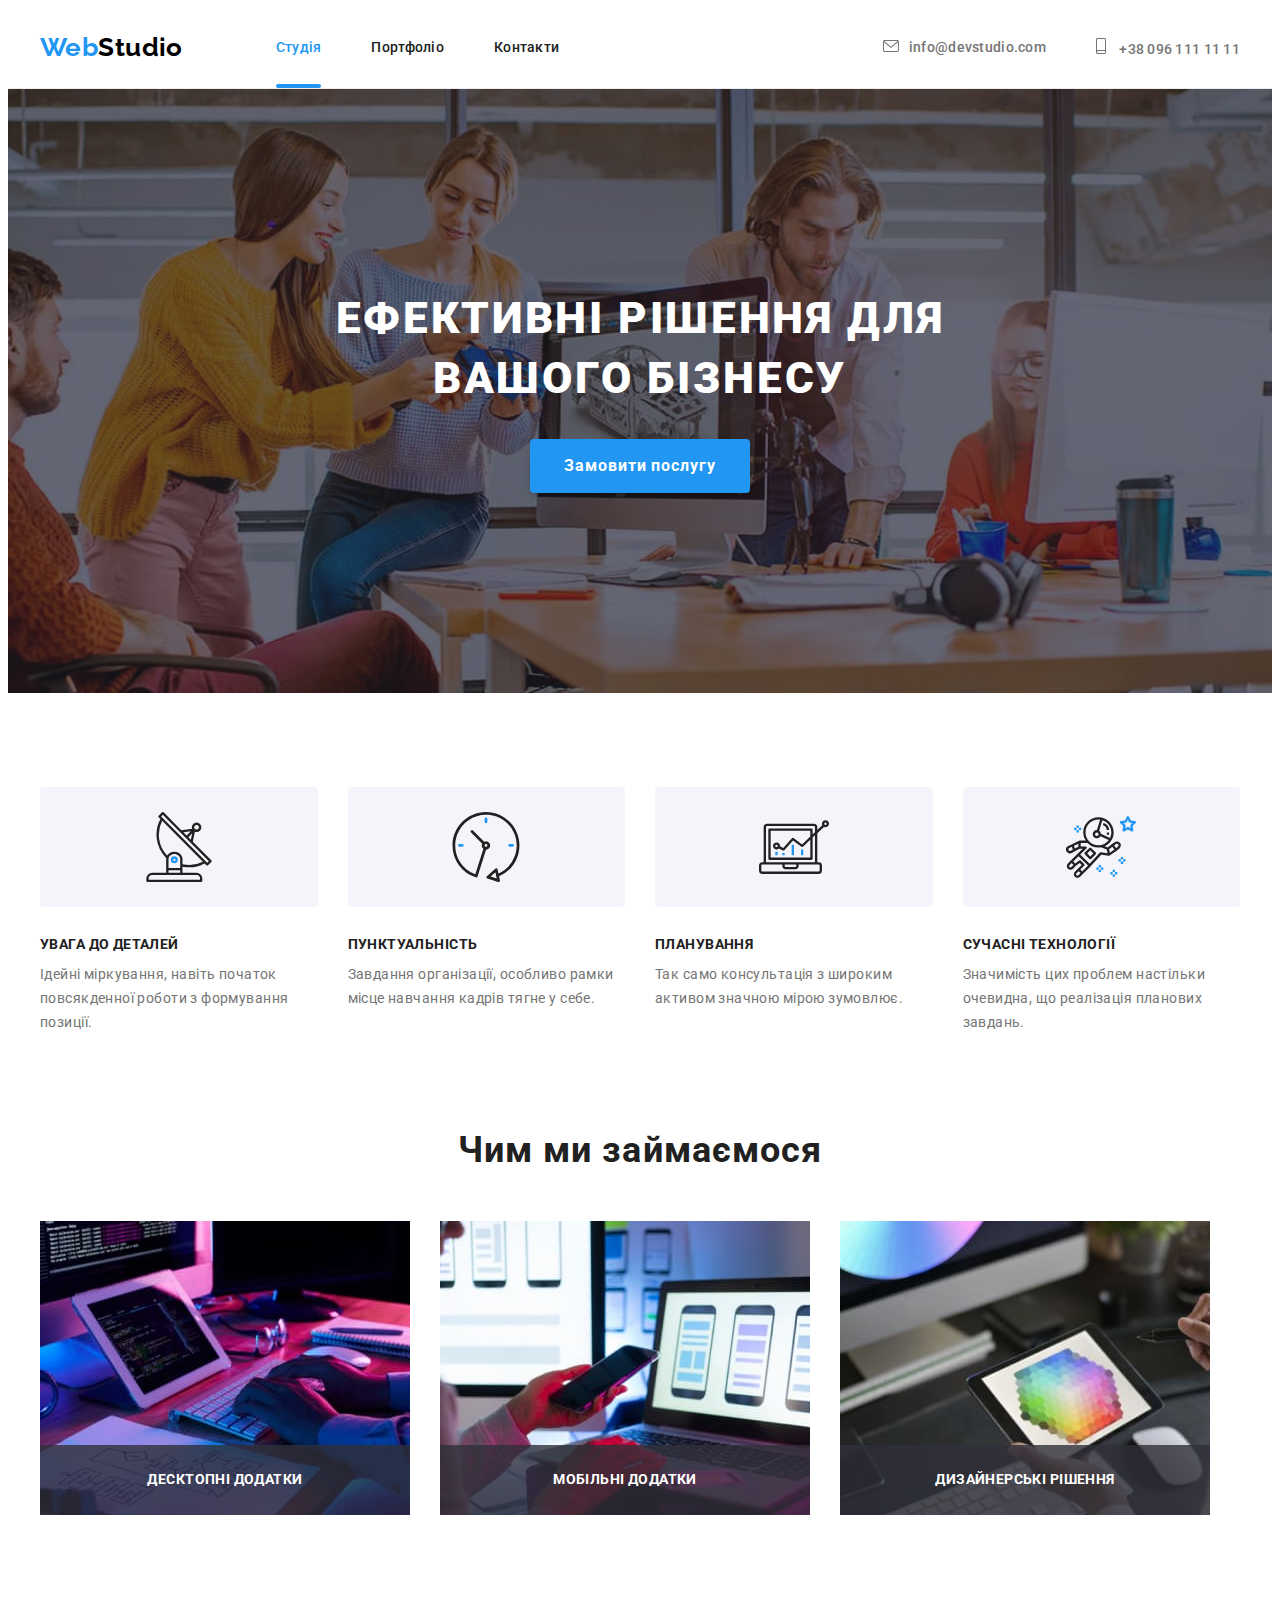
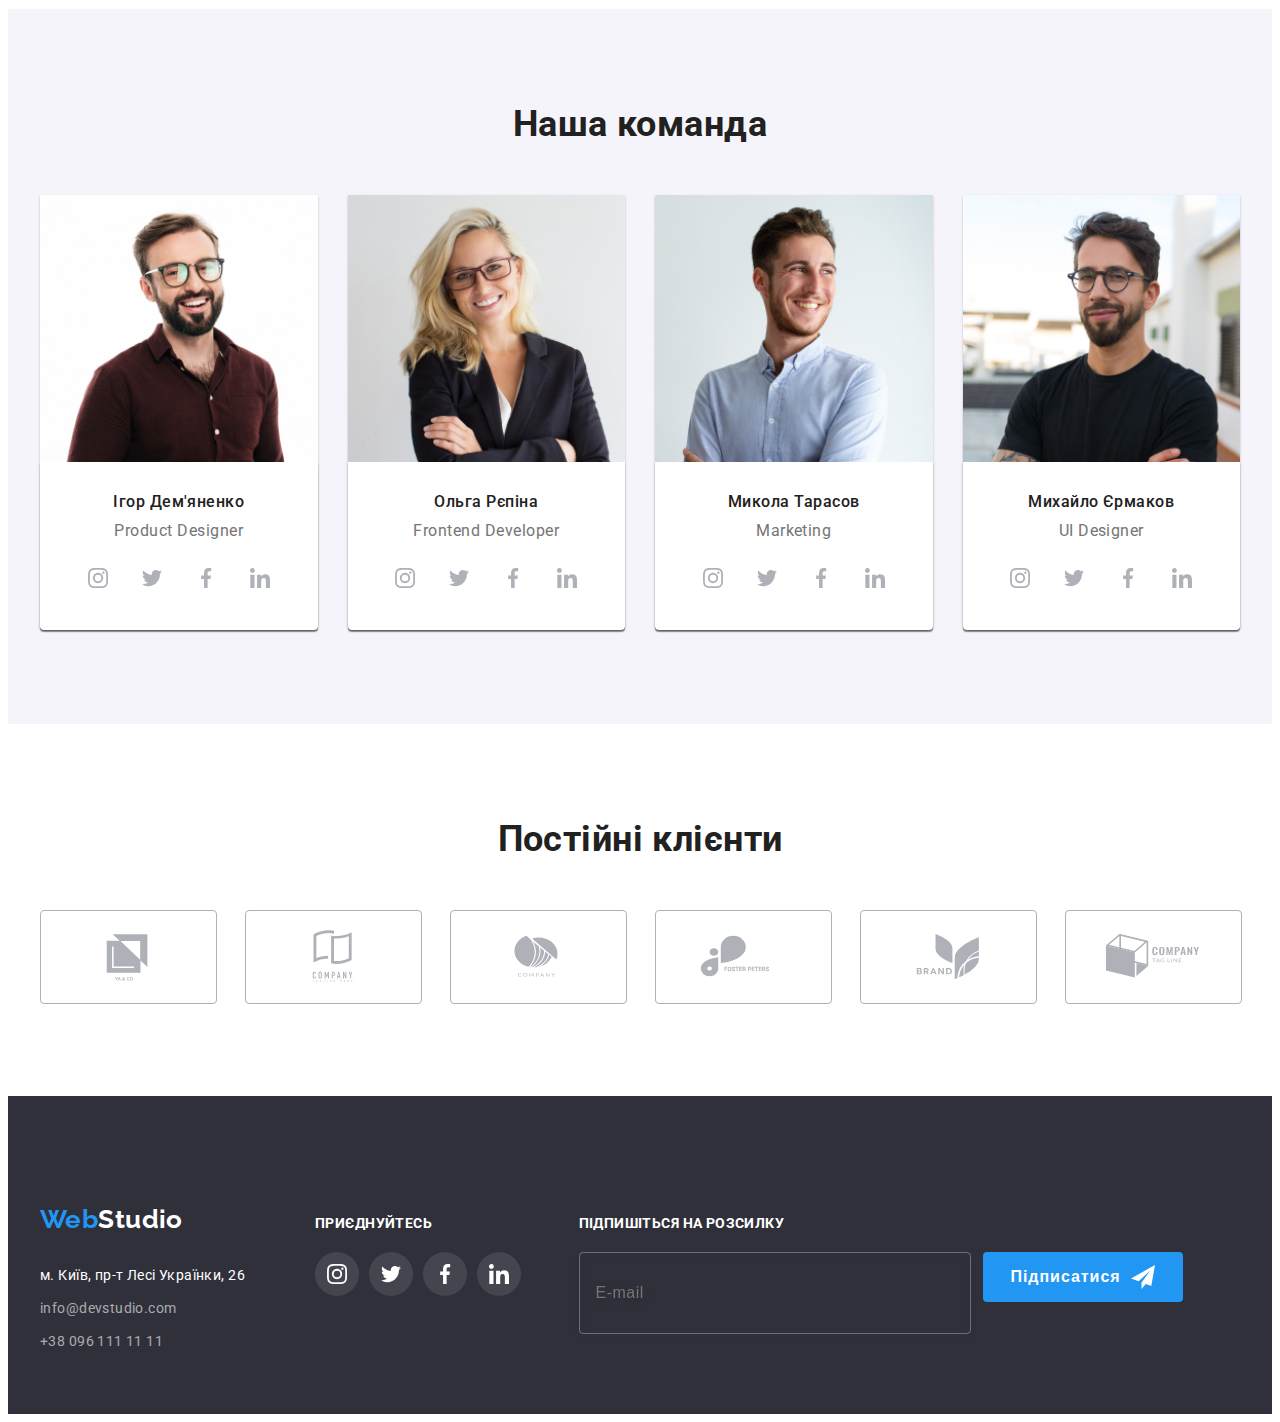
<file: index.html>
<!DOCTYPE html>
<html lang="uk">

<head>
    <meta charset="UTF-8">
    <meta http-equiv="X-UA-Compatible" content="IE=edge">
    <meta name="viewport" content="width=device-width, initial-scale=1.0">
    <title>WebStudio</title>
        <link rel="preconnect" href="https://fonts.googleapis.com">
        <link rel="preconnect" href="https://fonts.gstatic.com" crossorigin>
        <link href="https://fonts.googleapis.com/css2?family=Raleway:wght@700&family=Roboto:wght@400;500;700;900&display=swap"
            rel="stylesheet">
            <link rel="stylesheet" href="https://cdnjs.cloudflare.com/ajax/libs/modern-normalize/1.1.0/modern-normalize.min.css"
                integrity="sha512-wpPYUAdjBVSE4KJnH1VR1HeZfpl1ub8YT/NKx4PuQ5NmX2tKuGu6U/JRp5y+Y8XG2tV+wKQpNHVUX03MfMFn9Q=="
                crossorigin="anonymous" referrerpolicy="no-referrer" />
    <!-- <link rel="stylesheet" href="css/styles.css"> -->
    <link rel="stylesheet" href="./css/main.min.css">
</head>

<body>
        <header class="header">
            <div class="container header-container">
                <nav class="header-nav">
                    <a class="logo-web link" href="./index.html">Web<span class="logo-studio">Studio</span></a>
                    <ul class="header-list list">
                        <li class="header-list-item">
                        <a href="./index.html" class="header-link current link">Студія</a></li>
                        <li class="header-list-item">
                    <a href="./portfolio.html"
                                class="header-link link">Портфоліо</a></li>
                        <li class="header-list-item"><a href="#" class="header-link link">Контакти</a></li>
                    </ul>
                </nav>
                <div class="contact">
                <ul class="header-contacts-list list">
                    <li class="contacts-list-item"><a href="mailto:info@devstudio.com" class="contacts-link link">
                            <svg class="icon-contact" width="16" height="12">
                                <use href="./image/icons.svg#icon-envelope"></use>
                            </svg>info@devstudio.com</a>
                    </li>
                    <li class="contacts-list-item"><a href="tel:+380961111111" class="contacts-link link">
                            <svg class="icon-contact icon-smartphone" width="10" height="16">
                                <use href="./image/icons.svg#icon-smartphone"></use>
                            </svg> +38 096 111 11 11</a></li>
                </ul>
            </div>


            <button type="button" class="menu-open" data-menu-open>
                <svg class="menu-open__icon" width="40" height="40">
                    <use href="./image/icons.svg#icon-menu_40px"></use>
                </svg>
            </button>
            </div>
            <div class="mob-menu is-hidden" data-menu>
                <div class="mob-container">
                    <div class="mob-menu-top">
                        <button type="button" class="menu-close" data-menu-close>
                            <svg class="menu-close__icon" width="40" height="40">
                                <use href="./image/icons.svg#icon-close-black"></use>
                            </svg>
                        </button>
                        <ul class="list mob-menu-list">
                            <li class="mob-menu-list__item">
                                <a class="mob-menu-list__link link mob-current" href="./index.html">Студія</a>
                            </li>
                            <li class="mob-menu-list__item">
                                <a class="mob-menu-list__link link" href="./portfolio.html">Портфоліо</a>
                            </li>
                            <li class="mob-menu-list__item">
                                <a class="mob-menu-list__link link" href="#">Контакти</a>
                            </li>
                        </ul>
                    </div>
                    <div class="mob-menu-bottom">
                        <ul class="mob-connect list">
                            <li class="mob-connect__item">
                                <a class="mob-connect__tel link" href="tel:+380961111111"> +38 096 111 11 11</a>
                            </li>
                            <li class="mob-connect__item">
                                <a class="mob-connect__mail link" href="mailto:info@devstudio.com">
                                    info@devstudio.com
                                </a>
                            </li>
                        </ul>
                        <ul class="mob-soc list">
                            <li class="mob-soc__item">
                                <a class="mob-soc__link link" href="">Instagram</a>
                            </li>
                            <li class="mob-soc__item">
                                <a class="mob-soc__link link" href="">Twitter</a>
                            </li>
                            <li class="mob-soc__item">
                                <a class="mob-soc__link link" href="">Facebook</a>
                            </li>
                            <li class="mob-soc__item">
                                <a class="mob-soc__link link" href="">LinkedIn</a>
                            </li>
                        </ul>
                    </div>
                </div>
            </div>
        </header>
    <main>
        <section class="hero">
            <div class="container hero__container">
            <h1 class="hero__title">Ефективні рішення для вашого бізнесу</h1>
            <button class="hero__btn" type="button" data-modal-open>Замовити послугу </button>
            </section>
            </div>
           
           
            <section class="hero__adv section">
                <div class="container ">
                    <h2 class="visually-hidden">Наші особливості</h2>
                <ul class="hero__section">
                    <li class="hero__list list">
                        <div class="hero__box">
                            <svg class="nero__icon">
                                <use href="./image/icons.svg#icon-antenna"></use>
                            </svg>
                        </div>
                        <h3 class="hero__item">УВАГА ДО ДЕТАЛЕЙ</h3>
                        <p class="hero__page">Ідейні міркування, навіть початок повсякденної роботи з формування позиції.</p>
                    </li>
                    <li class="hero__list list">
                        <div class="hero__box">
                            <svg class="nero__icon">
                                <use href="./image/icons.svg#icon-clock"></use>
                            </svg>
                        </div>
                        <h3 class="hero__item">ПУНКТУАЛЬНІСТЬ</h3>
                        <p class="hero__page">Завдання організації, особливо рамки місце навчання кадрів тягне у себе.</p>
                    </li>
                    <li class="hero__list list">
                        <div class="hero__box">
                            <svg class="nero__icon">
                                <use href="./image/icons.svg#icon-diagram"></use>
                            </svg>
                        </div>
                        <h3 class="hero__item">ПЛАНУВАННЯ</h3>
                        <p class="hero__page">Так само консультація з широким активом значною мірою зумовлює.</p>
                    </li>
                    <li class="hero__list list">
                        <div class="hero__box">
                            <svg class="nero__icon">
                                <use href="./image/icons.svg#icon-astronaut"></use>
                            </svg>
                        </div>
                        <h3 class="hero__item">СУЧАСНІ ТЕХНОЛОГІЇ</h3>
                        <p class="hero__page">Значимість цих проблем настільки очевидна, що реалізація планових завдань.</p>
                    </li>
                </ul>
            </div>
        </section>
        <section class="project section">
            <div class="container">
                <h2 class="projects section-title">Чим ми займаємося</h2>
            <ul class="project__section">
                <li class="project__icon list">
                    <div class="project__item">
                    <img src="./image/imgbilyyplan.jpg" alt="білий планшет,руки та клавіатура"
                        width="370">
                        <p class="label">Десктопні додатки</p>
                    </div></li>
                <li class="project__icon list">
                    <div class="project__item">
                    <img src="./image/imgtel.jpg"
                        alt="телефон в руках та ноутбук з зображенням трьох смартфонів" width="370">
                    <p class="label">Мобільні додатки</p></div></li>
                <li class="project__icon list">
                    <div class="project__item">
                    <img src="./image/imgplanshet.jpg" alt="планшет з яскравим екраном" width="370">
                <p class="label">Дизайнерські рішення</p></div></li>
            </ul></div>
        </section>
        <section class="people section">
            <div class="container">
                <h2 class="people__title">Наша команда</h2>
            <ul class="people__section">
                <li class="people__list list">
                    
                    <picture>
                        <source srcset="./image/igor-web-1x.jpg 1x, ./image/igor-web-2x.jpg 2x" media="(min-width: 1200px)" />
                        <source srcset="./image/igor-tab-1x.jpg 1x, ./image/igor-tab-2x.jpg 2x" media="(min-width: 768px)" />
                        <source srcset="./image/igor-mob-1x.jpg 1x, ./image/igor-mob-2x.jpg 2x" media="(max-width: 767px)" />
                                        
                    <img 
                    src="./image/imgigor.jpg" 
                    alt="хлопець в окулярах, коричнева сорочка" 
                    width="450">
                    </picture>
                    <div class="people__box">
                    <h3 class="people__item">Ігор Дем'яненко</h3>
                     <p class="people__page">Product Designer</p>
                     <ul class="social__list list">
                     <li class="social__item">
                    <a href="" class="social__link link"><svg class="social__icon" width="20" height="20">
                    <use href="./image/icons.svg#icon-instagram"></use></svg>
                        </a></li>
                     <li class="social__item"><a href="" class="social__link link"><svg class="social__icon" width="20" height="20">
                        <use href="./image/icons.svg#icon-twitter"></use>
                    </svg></a></li>
                     <li class="social__item"><a href="" class="social__link link"><svg class="social__icon" width="20" height="20">
                        <use href="./image/icons.svg#icon-facebook"></use>
                    </svg></a></li>
                     <li class="social__item"><a href="" class="social__link link"><svg class="social__icon" width="20" height="20">
                        <use href="./image/icons.svg#icon-linkedin"></use>
                    </svg></a></li>
                    </ul>
                    </div>
                </li>
                <li class="people__list list">

                    <picture>
                        <source srcset="./image/olga-web-1x.jpg 1x, ./image/olga-web-2x.jpg 2x" media="(min-width: 1200px)" />
                        <source srcset="./image/olga-tab-1x.jpg 1x, ./image/olga-tab-2x.jpg 2x" media="(min-width: 768px)" />
                        <source srcset="./image/olga-mob-1x.jpg 1x, ./image/olga-mob-2x.jpg 2x" media="(max-width: 767px)" />
                    
                        <img src="./image/imgolga.jpg" alt="блондинка в окулярах" width="450">
                    </picture>
            
                    <div class="people__box">
                    <h3 class="people__item">Ольга Рєпіна</h3>
                    <p class="people__page">Frontend Developer</p>
                    <ul class="social__list list">
                        <li class="social__item">
                            <a href="" class="social__link link"><svg class="social__icon" width="20" height="20">
                                    <use href="./image/icons.svg#icon-instagram"></use>
                                </svg>
                            </a>
                        </li>
                        <li class="social__item"><a href="" class="social__link link"><svg class="social__icon" width="20" height="20">
                                    <use href="./image/icons.svg#icon-twitter"></use>
                                </svg></a></li>
                        <li class="social__item"><a href="" class="social__link link"><svg class="social__icon" width="20" height="20">
                                    <use href="./image/icons.svg#icon-facebook"></use>
                                </svg></a></li>
                        <li class="social__item"><a href="" class="social__link link"><svg class="social__icon" width="20" height="20">
                                    <use href="./image/icons.svg#icon-linkedin"></use>
                                </svg></a></li>
                    </ul>
                    </div>
                </li>
                <li class="people__list list">
                    <picture>
                        <source srcset="./image/mykola-web-1x.jpg 1x, ./image/mykola-web-2x.jpg 2x" media="(min-width: 1200px)" />
                        <source srcset="./image/mykola-tab-1x.jpg 1x, ./image/mykola-tab-2x.jpg 2x" media="(min-width: 768px)" />
                        <source srcset="./image/mykola-mob-1x.jpg 1x, ./image/mykola-mob-2x.jpg 2x" media="(max-width: 767px)" />
                    
                        <img src="./image/imgmykola.jpg" alt="хлопець з голубій сорочці" width="450">
                    </picture>
                    
                    <div class="people__box">
                    <h3 class="people__item">Микола Тарасов</h3>
                    <p class="people__page">Marketing</p>
                    <ul class="social__list list">
                        <li class="social__item">
                            <a href="" class="social__link link"><svg class="social__icon" width="20" height="20">
                                    <use href="./image/icons.svg#icon-instagram"></use>
                                </svg>
                            </a>
                        </li>
                        <li class="social__item"><a href="" class="social__link link"><svg class="social__icon" width="20" height="20">
                                    <use href="./image/icons.svg#icon-twitter"></use>
                                </svg></a></li>
                        <li class="social__item"><a href="" class="social__link link"><svg class="social__icon" width="20" height="20">
                                    <use href="./image/icons.svg#icon-facebook"></use>
                                </svg></a></li>
                        <li class="social__item"><a href="" class="social__link link"><svg class="social__icon" width="20" height="20">
                                    <use href="./image/icons.svg#icon-linkedin"></use>
                                </svg></a></li>
                    </ul>
                    </div>
                </li>
                <li class="people__list list">
                    <picture>
                        <source srcset="./image/myhaylo-web-1x.jpg 1x, ./image/myhaylo-web-2x.jpg 2x" media="(min-width: 1200px)" />
                        <source srcset="./image/myhaylo-tab-1x.jpg 1x, ./image/myhaylo-tab-2x.jpg 2x" media="(min-width: 768px)" />
                        <source srcset="./image/myhaylo-mob-1x.jpg 1x, ./image/myhaylo-mob-2x.jpg 2x" media="(max-width: 767px)" />
                    
                    <img src="./image/imgmyx.jpg" alt="хлопець в окулярах,чорна футболка" width="450">
                    </picture>
                    
                    <div class="people__box">
                    <h3 class="people__item">Михайло Єрмаков</h3>
                    <p class="people__page">UI Designer</p>
                    <ul class="social__list list">
                        <li class="social__item">
                            <a href="" class="social__link link"><svg class="social__icon" width="20" height="20">
                                    <use href="./image/icons.svg#icon-instagram"></use>
                                </svg>
                            </a>
                        </li>
                        <li class="social__item"><a href="" class="social__link link"><svg class="social__icon" width="20" height="20">
                                    <use href="./image/icons.svg#icon-twitter"></use>
                                </svg></a></li>
                        <li class="social__item"><a href="" class="social__link link"><svg class="social__icon" width="20" height="20">
                                    <use href="./image/icons.svg#icon-facebook"></use>
                                </svg></a></li>
                        <li class="social__item"><a href="" class="social__link link"><svg class="social__icon" width="20" height="20">
                                    <use href="./image/icons.svg#icon-linkedin"></use>
                                </svg></a></li>
                    </ul>
                    </div>
                </li>
            </ul></div>
        </section>
        <section class="section">
            <div class="container">
                <h2 class="customers">Постійні клієнти</h2>
                <ul class="customers__list list">
                    <li class="customers-list__item"><a href="#"class="customers__link link"><svg class="customers__icon">
                            <use href="./image/icons.svg#icon-yako"></use>
                        </svg></a></li>
                    <li class="customers-list__item"><a href="#" class="customers__link link"><svg class="customers__icon">
                            <use href="./image/icons.svg#icon-tiglinehere"></use>
                        </svg></a></li>
                <li class="customers-list__item"><a href="#" class="customers__link link"><svg class="customers__icon">
                            <use href="./image/icons.svg#icon-company"></use>
                        </svg></a></li>
                <li class="customers-list__item"><a href="#" class="customers__link link"><svg class="customers__icon">
                            <use href="./image/icons.svg#icon-fosterpeters"></use>
                        </svg></a></li>
                    <li class="customers-list__item"><a href="#" class="customers__link link"><svg class="customers__icon">
                            <use href="./image/icons.svg#icon-brand"></use>
                        </svg></a></li>
                <li class="customers-list__item"><a href="#" class="customers__link link"><svg class="customers__icon">
                            <use href="./image/icons.svg#icon-companytagline"></use>
                        </svg></a></li>
                </ul>
            </div>
        </section>
    </main>
    <footer class="footer">
        <div class="container footer-wrap">
            <div class="footer-box">
                <a class="logo link footer-logo" href="./index.html">Web<span
                        class="logo-studio-white">Studio</span></a>
                <address class="footer-address-list">
                    <ul class="footer-list list">
                        <li class="footer-list-item list"><a href="https://goo.gl/maps/NXX6LeHb5ru4royF7" target="_blank"
                                rel="noopener noreferrer nofollow" class="footer-link link-address link">м. Київ, пр-т Лесі
                                Українки, 26</a></li>
                        <li class="footer-list-item list">
                            <a  href="mailto:info@devstudio.com"
                                class="footer-link link">info@devstudio.com</a></li>
                        <li class="footer-list-item list"><a href="tel:+380961111111" class="footer-link link">+38 096 111
                                11 11</a>
                        </li>
                    </ul>
                </address>
            </div>
            <div class="footer-social">
                <p class="footer-heading">Приєднуйтесь</p>
                <ul class="social-footer-list list">
                    <li class="social-footer-item">
                        <a href="#" class="social-footer-link">
                            <svg class="social-footer-icon">
                                <use href="./image/icons.svg#icon-instagram"></use>
                            </svg>
                        </a>
                    </li>
                    <li class="social-footer-item">
                        <a href="#" class="social-footer-link">
                            <svg class="social-footer-icon">
                                <use href="./image/icons.svg#icon-twitter"></use>
                            </svg>
                        </a>
                    </li>
                    <li class="social-footer-item">
                        <a href="#" class="social-footer-link">
                            <svg class="social-footer-icon">
                                <use href="./image/icons.svg#icon-facebook"></use>
                            </svg>
                        </a>
                    </li>
                    <li class="social-footer-item">
                        <a href="#" class="social-footer-link">
                            <svg class="social-footer-icon">
                                <use href="./image/icons.svg#icon-linkedin"></use>
                            </svg>
                        </a>
                    </li>
                </ul>
            </div>
            <div class="footer-subscription">
                <p class="subscription-title">Підпишіться на розсилку</p>
                <form class="form-subscription">
                        <input class="subscribe-input" type="email" name="mail" id="form-subscription-mail" placeholder="E-mail" />
                        <button type="button" class="footer-button pointer">
                            Підписатися <span class="send-icon"><svg width="24" height="24">
                                    <use href="./image/icons.svg#icon-icon-send"></use>
                                </svg>
                            </span>
                        </button>
                </form>
            </div>
    
        </div>
    
        </div>
    </footer>
<div class="backdrop is-hidden" data-modal>
    <div class="modal ">
        <button type="button" class="modal-close" data-modal-close>
            <svg class="icon icon-modal" width="18" height="18">
                <use href="./image/icons.svg#icon-close-black"></use>
            </svg>
        </button>
        <form class="form">
            <p></p>
            <p class="form-title">Залиште свої дані, ми вам передзвонимо</p>
            <label class="form-send" for="name">Ім'я</label>
            <div class="form-field">
                <input class="form-input" type="text" name="name" id="name" placeholder="" autofocus />
                <svg class="form-icon" width="18" height="18">
                    <use href="./image/icons.svg#icon-person-black"></use>
                </svg>
            </div>
            <label class="form-send" for="tel">Телефон</label>
            <div class="form-field">
                <input class="form-input" type="tel" name="tel" id="tel" placeholder="" />
                <svg class="form-icon" width="18" height="18">
                    <use href="./image/icons.svg#icon-tel-black"></use>
                </svg>
            </div>
            <label class="form-send" for="form-send-mail">Пошта</label>
            <div class="form-field">
                <input class="form-input" type="email" name="mail" id="form-send-mail" placeholder="" />
                <svg class="form-icon" width="18" height="18">
                    <use href="./image/icons.svg#icon-emailicon"></use>
                </svg>
            </div>
            <label class="comment" for="comment">Коментар
                <textarea class="comment-field" name="comment" id="comment" cols="30" rows="10"
                    placeholder="Введіть текст"></textarea>
            </label>
            <label class="form-field-terms" for="terms">
                <input class="form-field-checkbox visually-hidden" type="checkbox" name="terms" id="terms" />
                <svg class="icon-checkbox" width="16" height="15">
                    <use href="./image/icons.svg#icon-vector"></use>
                </svg>
                Погоджуюся з розсилкою та приймаю <a href="#">Умови договору</a>
            </label>
            <button class="form-button" type="submit">Відправити</button>
        </form>
    </div>
</div>
<script src="./js/modal.js"></script>
<script src="./js/menu.js"></script>
                </body>
                
                </html>
</file>
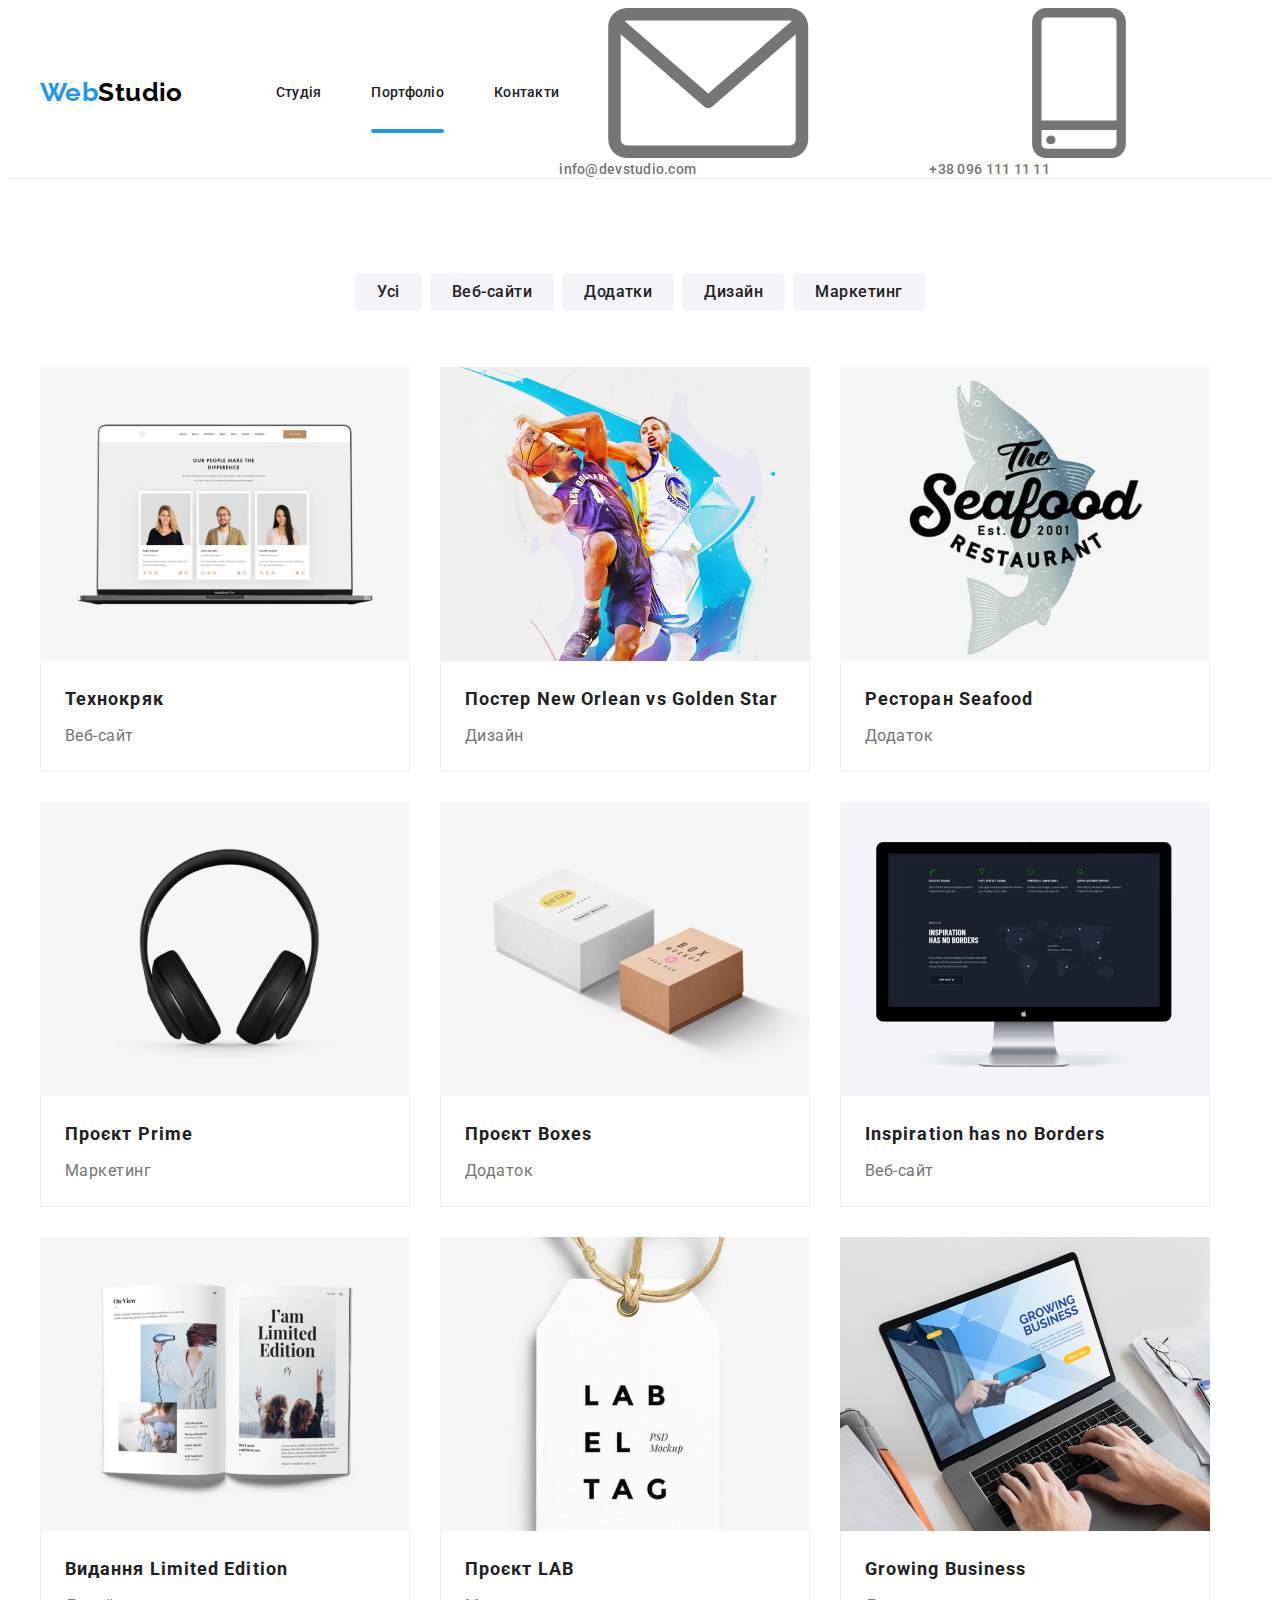
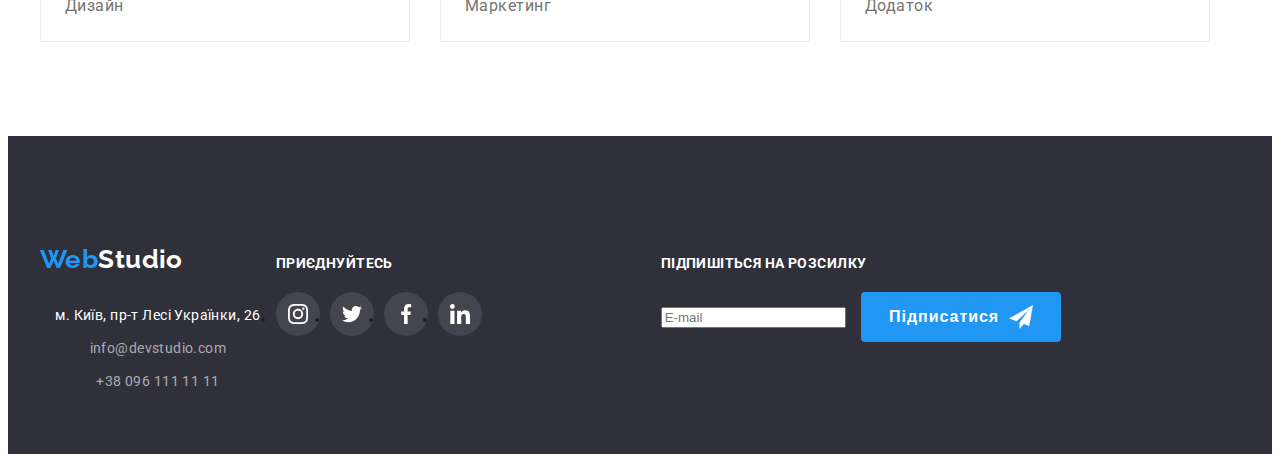
<file: portfolio.html>
<!DOCTYPE html>
<html lang="en">
<head>
    <meta charset="UTF-8">
    <meta http-equiv="X-UA-Compatible" content="IE=edge">
    <meta name="viewport" content="width=device-width, initial-scale=1.0">
    <title>Document</title>
<link rel="preconnect" href="https://fonts.googleapis.com">
<link rel="preconnect" href="https://fonts.gstatic.com" crossorigin>
<link href="https://fonts.googleapis.com/css2?family=Raleway:wght@700&family=Roboto:wght@400;500;700;900&display=swap"
    rel="stylesheet">
    <link rel="stylesheet" href="https://cdnjs.cloudflare.com/ajax/libs/modern-normalize/1.1.0/modern-normalize.min.css"
        integrity="sha512-wpPYUAdjBVSE4KJnH1VR1HeZfpl1ub8YT/NKx4PuQ5NmX2tKuGu6U/JRp5y+Y8XG2tV+wKQpNHVUX03MfMFn9Q=="
        crossorigin="anonymous" referrerpolicy="no-referrer" />
   <!-- <link rel="stylesheet" href="css/styles.css"> -->
<link rel="stylesheet" href="./css/main.min.css">
</head>
<body>
<header class="header">
    <div class="container header-container">
        <nav class="header-nav">
            <a class="logo-web link" href="./index.html">Web<span class="logo-studio">Studio</span></a>
            <ul class="header-list list">
                <li class="header-list-item"><a href="./index.html" class="header-link link">Студія</a></li>
                <li class="header-list-item"><a href="./portfolio.html" class="header-link  nav--current link">Портфоліо</a></li>
                <li class="header-list-item"><a href="#" class="header-link link">Контакти</a></li>
            </ul>
        </nav>
        <ul class="header-contacts-list list">
            <li class="contacts-list-item"><a href="mailto:info@devstudio.com" class="contacts-link link">
                    <svg class="icon-contact">
                        <use href="./image/icons.svg#icon-envelope"></use>
                    </svg>info@devstudio.com</a>
            </li>
            <li class="contacts-list-item"><a href="tel:+380961111111" class="contacts-link link">
                    <svg class="icon-contact icon-smartphone">
                        <use href="./image/icons.svg#icon-smartphone"></use>
                    </svg> +38 096 111 11 11</a></li>
        </ul>
    </div>
</header>
    <main>
<section class="section">
    <div class="container">
        <h1 class="visually-hidden">Приклади робіт</h1>
    <ul class="catalog-list list">
        <li class="catalog-list-item"><button type="button" class="catalog-list-btn">Усі</button></li>
        <li class="catalog-list-item"><button type="button" class="catalog-list-btn">Веб-сайти</button></li>
        <li class="catalog-list-item"><button type="button" class="catalog-list-btn">Додатки</button></li>
        <li class="catalog-list-item"><button type="button" class="catalog-list-btn">Дизайн</button></li>
        <li class="catalog-list-item"><button type="button" class="catalog-list-btn">Маркетинг</button></li>
    </ul>
    <ul class="project-list list link">
            <li class="project-list-item">
                <a href="#"class="project-link link">
                    <div class="overlay">
                    <img src="./image/team.jpg"
                        alt="троє людей на моніторі дівчина-хлопець-дівчина" width="370">
                    <div class="project-list-box">
                        <p class="project-box">
                            Ресурс пропонує комплексні пропозиції з різним рівнем функціоналу та сервісів.
                            Все це дозволить відвідувачу отримати вичерпні відомості про компанію чи
                            приватну особу.
                        </p>
                    </div>
                    </div>
                        <div class="project-type">
                        <h2 class="project-title">Технокряк</h2>
                        <p class="project-after">Веб-сайт</p>   
                </div>
                </a>
            </li>
            <li class="project-list-item">
                <a href="#" class="project-link link">
                    <div class=" overlay">
                    <img src="./image/basketbolls.jpg" alt="двоє хлопців з м'ячем"
                        width="370">
                        <div class="project-list-box">
                            <p class="project-box">
                                Ресурс пропонує комплексні пропозиції з різним рівнем функціоналу та сервісів.
                                Все це дозволить відвідувачу отримати вичерпні відомості про компанію чи
                                приватну особу.
                            </p>
                        </div>
                        </div>
                    <div class="project-type">
                        <h2 class="project-title">Постер New Orlean vs Golden Star</h2>
                            <p class="project-after">Дизайн</p>
                </div>
                </a>
            </li>
            <li class="project-list-item"><a href="#" class="project-link link">
                <div class=" overlay">
                    <img src="./image/restoran.jpg" alt="логотип ресторану на фоні акула" width="370">
                    <div class="project-list-box">
                        <p class="project-box">
                            Ресурс пропонує комплексні пропозиції з різним рівнем функціоналу та сервісів.
                            Все це дозволить відвідувачу отримати вичерпні відомості про компанію чи
                            приватну особу.
                        </p>
                    </div>
                    </div>
               <div class="project-type">
                    <h2 class="project-title">Ресторан Seafood</h2>
                    <p class="project-after">Додаток</p>
               </div>
            </a>
            </li>
            <li class="project-list-item"><a href="#" class="project-link link">
                <div class=" overlay">
                <img src="./image/nayshniki.jpg" alt="чорні навушники" width="370">
                <div class="project-list-box">
                    <p class="project-box">
                        Ресурс пропонує комплексні пропозиції з різним рівнем функціоналу та сервісів.
                        Все це дозволить відвідувачу отримати вичерпні відомості про компанію чи
                        приватну особу.
                    </p>
                </div>
                </div>
                <div class="project-type">
                    <h2 class="project-title">Проєкт Prime</h2>
                    <p class="project-after">Маркетинг</p>
                </div>
                </a>
            </li>
            <li class="project-list-item"><a href="#" class="project-link link">
                <div class="overlay">
                <img src="./image/boxes.jpg" alt="дві коробки різного розміру та кольору" width="370">
                <div class="project-list-box">
                    <p class="project-box">
                        Ресурс пропонує комплексні пропозиції з різним рівнем функціоналу та сервісів.
                        Все це дозволить відвідувачу отримати вичерпні відомості про компанію чи
                        приватну особу.
                    </p>
                </div>
                </div>
                <div class="project-type">
                    <h2 class="project-title">Проєкт Boxes</h2>
                    <p class="project-after">Додаток</p>
                </div>
                </a>
            </li>
            <li class="project-list-item"><a href="#" class="project-link link">
                <div class=" overlay">
                <img src="./image/inspiration.jpg" alt="монітор з чорним екраном" width="370">
                <div class="project-list-box">
                    <p class="project-box">
                        Ресурс пропонує комплексні пропозиції з різним рівнем функціоналу та сервісів.
                        Все це дозволить відвідувачу отримати вичерпні відомості про компанію чи
                        приватну особу.
                    </p>
                </div>
                </div>
                <div class="project-type">
                    <h2 class="project-title">Inspiration has no Borders</h2>
                    <p class="project-after">Веб-сайт</p>
                </div>
                </a>
            </li>
            <li class="project-list-item"><a href="#" class="project-link link">
                <div class=" overlay">
                <img src="./image/limitedEdition.jpg" alt="розворот журналу,на зображені дівчина з феном" width="370">
                <div class="project-list-box">
                    <p class="project-box">
                        Ресурс пропонує комплексні пропозиції з різним рівнем функціоналу та сервісів.
                        Все це дозволить відвідувачу отримати вичерпні відомості про компанію чи
                        приватну особу.
                    </p>
                </div>
                </div>
               <div class="project-type">
                    <h2 class="project-title" >Видання Limited Edition</h2>
                    <p class="project-after">Дизайн</p>
               </div>
            </a>
            </li>
            <li class="project-list-item"><a href="#" class="project-link link">
                <div class=" overlay">
                <img src="./image/lab.jpg" alt="бірка з написом Лаб" width="370">
                <div class="project-list-box">
                    <p class="project-box">
                        Ресурс пропонує комплексні пропозиції з різним рівнем функціоналу та сервісів.
                        Все це дозволить відвідувачу отримати вичерпні відомості про компанію чи
                        приватну особу.
                    </p>
                </div>
                </div>
               <div class="project-type">
                    <h2 class="project-title" >Проєкт LAB</h2>
                    <p class="project-after">Маркетинг</p>
               </div>
            </a>
            </li>
            <li class="project-list-item"><a href="#" class="project-link link">
                <div class=" overlay">
                <img src="./image/growingbusiness.jpg" alt="ноутбук з зображенням людини  з телефоном" width="370">
                <div class="project-list-box">
                    <p class="project-box">
                        Ресурс пропонує комплексні пропозиції з різним рівнем функціоналу та сервісів.
                        Все це дозволить відвідувачу отримати вичерпні відомості про компанію чи
                        приватну особу.
                    </p>
                </div>
                </div>
                <div class="project-type">
                    <h2 class="project-title">Growing Business</h2>
                    <p class="project-after">Додаток</p>
                </div>
                </a>
            </li>
        </ul>
     </div>
</section>
    </main>
    <footer class="footer">
        <div class="container footer-wrap">
            <div >
                <a class="logo-web link footer-logo" href="./index.html">Web<span
                        class="logo-studio-white">Studio</span></a>
                <address class="footer-address-list">
                    <ul class="footer-list list">
                        <li class="footer-list-item list"><a href="https://goo.gl/maps/NXX6LeHb5ru4royF7" target="_blank"
                                rel="noopener noreferrer nofollow" class="footer-link link-address link">м. Київ, пр-т Лесі
                                Українки, 26</a></li>
                        <li class="footer-list-item list"><a href="mailto:info@devstudio.com"
                                class="footer-link link">info@devstudio.com</a></li>
                        <li class="footer-list-item list"><a href="tel:+380961111111" class="footer-link link">+38 096 111
                                11 11</a>
                        </li>
                    </ul>
                </address>
            </div>
            <div class="footer-social">
                <p class="footer-heading">приєднуйтесь</p>
                <ul class="social-footer-list">
                    <li class="social-footer-item">
                        <a href="#" class="social-footer-link">
                            <svg class="social-footer-icon">
                                <use href="./image/icons.svg#icon-instagram"></use>
                            </svg>
                        </a>
                    </li>
                    <li class="social-footer-item">
                        <a href="#" class="social-footer-link">
                            <svg class="social-footer-icon">
                                <use href="./image/icons.svg#icon-twitter"></use>
                            </svg>
                        </a>
                    </li>
                    <li class="social-footer-item">
                        <a href="#" class="social-footer-link">
                            <svg class="social-footer-icon">
                                <use href="./image/icons.svg#icon-facebook"></use>
                            </svg>
                        </a>
                    </li>
                    <li class="social-footer-item">
                        <a href="#" class="social-footer-link">
                            <svg class="social-footer-icon">
                                <use href="./image/icons.svg#icon-linkedin"></use>
                            </svg>
                        </a>
                    </li>
                </ul>
            </div>
            <div class="footer-subscription">
                <p class="subscription-title">Підпишіться на розсилку</p>
                <form class="form-subscription">
                    <div class="send">
                        <label for="form-subscription-mail"></label>
                        <input type="email" name="mail" id="form-subscription-mail" placeholder="E-mail" />
                        <button type="button" class="footer-button pointer">
                            Підписатися <span class="send-icon"><svg width="24" height="24">
                                    <use href="./image/icons.svg#icon-icon-send"></use>
                                </svg>
                            </span>
                        </button>
                    </div>
                </form>
            </div>

        </div>
    
    </div>
    </footer>
</body>
</html>
</file>
<file: css/main.min.css>
:root{--primary-text-color: #212121;--secondary-text-color: #757575;--white-color: #FFFFFF;--black-color: #000000;--background-our-team: #F5F4FA;--background-hero-footer: #2F303A;--accent-color: #2196F3;--hero-button-hover: #188CE8;--icon-fill: #212121;--icon-social-light: #AFB1B8;--icon-social-hover: #2196F3;--icon-social-hover-bg: #ffffff;--grey-transparent-background-all: rgba(0, 0, 0, 0.2)}.visually-hidden{position:absolute;white-space:nowrap;width:1px;height:1px;overflow:hidden;border:0;padding:0;clip:rect(0 0 0 0);-webkit-clip-path:inset(50%);clip-path:inset(50%);margin:-1px}p,h1,h2,h3,h4,h5,h6{margin:0}ul,ol{margin:0;padding-left:0}button{display:block;cursor:pointer;bottom:none;border-radius:4px}address{font-style:normal;margin-top:20px}img{display:block;max-width:100%;height:auto}.list{list-style:none;padding-left:0;margin:0}.link{text-decoration:none;color:inherit}.section{padding-top:60px;padding-bottom:60px}@media screen and (min-width: 1200px){.section{padding-top:94px;padding-bottom:94px}}body{font-family:"Roboto";color:var(--primary-text-color);background-color:var(--white-color);font-size:14px;letter-spacing:.03em}.container{padding-left:15px;padding-right:15px;margin:0 auto}@media screen and (min-width: 480px){.container{max-width:480px}}@media screen and (min-width: 768px){.container{max-width:768px}}@media screen and (min-width: 1200px){.container{max-width:1200px}}.logo-web{font-family:"Raleway","sans-serif";font-weight:700;font-size:26px;line-height:1.2;color:#2196f3;display:inline-block;text-decoration:none;margin-right:93px}.header{border-bottom:solid 1px #ececec}.icon-contact{margin-right:10px;fill:currentColor}@media screen and (max-width: 1200px){.icon-contact{width:14px;height:10px}}.icon-smartphone{margin-right:10px;fill:currentColor}@media screen and (max-width: 1200px){.icon-smartphone{width:10px;height:14px}}.header-list{display:none}@media screen and (min-width: 768px){.header-list{display:flex;align-items:center;gap:50px}}@media screen and (min-width: 1200px){.header-contacts-list{display:flex;align-items:center;justify-items:center;gap:50px}}.header-container{display:flex;align-items:center;justify-content:space-between}.header-nav{display:flex;align-items:center;justify-content:space-between}.logo-studio{color:#000}.header-link{display:block;position:relative;font-weight:500;padding-bottom:32px;font-size:14px;line-height:1.14;letter-spacing:.02em;text-decoration:none;color:inherit;transition:color 250ms cubic-bezier(0.4, 0, 0.2, 1)}.header-link:hover,.header-link:focus{color:#2196f3}.contacts-link{font-weight:500;line-height:1.14;letter-spacing:.02em;color:#757575;transition:color 250ms cubic-bezier(0.4, 0, 0.2, 1);display:block}.contacts-link:hover,.contacts-link:focus{color:#2196f3}.header-link,.contacts-link{align-items:center;font-weight:500;font-size:12px;line-height:1.17;letter-spacing:.02em}@media screen and (min-width: 1200px){.header-link,.contacts-link{font-size:14px;line-height:16px;line-height:1.14}}.header-link.nav--current::after{position:absolute;bottom:0;left:0;content:"";width:100%;height:4px;border-radius:2px;background:#2196f3}.current{color:#2196f3;position:relative}.current::after{content:"";position:absolute;bottom:0%;display:block;width:100%;height:4px;background-color:var(--accent-color);border-radius:2px}.header-list-item{padding-top:32px}@media screen and (max-width: 1200px){.contacts-list-item:not(:last-child){margin-bottom:10px}}.hero{background-color:#2f303a;padding-top:200px;padding-bottom:200px}.hero-title{margin-bottom:30px}.hero-sec{display:flex;gap:30px}.nav-active{color:#2196f3}.mob-container{padding:48px 83px 48px 40px;height:100%;display:flex;flex-direction:column;justify-content:space-between;overflow:auto}.mob-menu{width:100vw;height:100vh;margin-left:auto;margin-right:23px;top:0;position:fixed;z-index:1;background-color:#fff}@media screen and (min-width: 768px){.mob-menu{display:none}}@media screen and (min-width: 768px){.menu-open{display:none}}.menu-open,.menu-close{padding:0;border:rgba(0,0,0,0);background-color:#fff}.menu-close{position:absolute;top:10px;right:15px}@media screen and (max-width: 767px){.nav-list{display:none}}@media screen and (max-width: 767px){.contact{display:none}}.mob-menu-list{display:flex;flex-direction:column;gap:32px;position:relative}.mob-menu-list__link{font-style:normal;font-weight:500;font-size:40px;line-height:1.18;text-align:center;letter-spacing:.02em;color:#212121}.mob-menu-list__link:hover,.mob-menu-list__link:focus{color:#2196f3}.mob-current{color:#2196f3}.mob-connect{margin-bottom:64px}.mob-connect__item{margin-bottom:32px}.mob-connect__tel{font-style:normal;font-weight:500;font-size:22px;line-height:1.18;letter-spacing:.02em;color:#2196f3}@media screen and (min-width: 480px){.mob-connect__tel{font-size:34px}}.mob-connect__mail{font-style:normal;font-weight:500;font-size:24px;line-height:1.17;letter-spacing:.02em;color:#757575;margin-bottom:64px}.mob-soc{display:flex;flex-wrap:wrap;gap:20px}.mob-soc__item:not(:last-child)::after{content:"";width:0px;height:22px;border:1px solid rgba(33,33,33,.2);margin-left:10px;position:absolute}.mob-soc__link{font-style:normal;font-weight:500;font-size:18px;line-height:1.22;letter-spacing:.02em;color:#2196f3;position:relative}.hero{max-width:1600px;margin:0 auto;background-color:#2f303a;background-image:linear-gradient(to right, rgba(47, 48, 58, 0.4), rgba(47, 48, 58, 0.4)),url(../image/background.jpg);background-repeat:no-repeat;background-position:center;background-size:cover;text-align:center;padding-top:118px;padding-bottom:118px}@media(min-device-pixel-ratio: 2),(-webkit-min-device-pixel-ratio: 2),(min-resolution: 192dpi),(min-resolution: 2dppx){.hero{background-image:linear-gradient(to right, rgba(47, 48, 58, 0.4), rgba(47, 48, 58, 0.4)),url(../image/hero-mob-2x.jpg)}}@media screen and (min-width: 768px){.hero{background-image:linear-gradient(to right, rgba(47, 48, 58, 0.4), rgba(47, 48, 58, 0.4)),url(../image/hero-tab-1x.jpg)}}@media screen and (min-width: 768px)and (min-device-pixel-ratio: 2),screen and (min-width: 768px)and (-webkit-min-device-pixel-ratio: 2),screen and (min-width: 768px)and (min-resolution: 192dpi),screen and (min-width: 768px)and (min-resolution: 2dppx){.hero{background-image:linear-gradient(to right, rgba(47, 48, 58, 0.4), rgba(47, 48, 58, 0.4)),url(../image/hero-tab-2x.jpg)}}@media screen and (min-width: 1200px){.hero{background-image:linear-gradient(to right, rgba(47, 48, 58, 0.4), rgba(47, 48, 58, 0.4)),url(../image/background.jpg);padding-top:200px;padding-bottom:200px}}@media screen and (min-width: 1200px)and (min-device-pixel-ratio: 2),screen and (min-width: 1200px)and (-webkit-min-device-pixel-ratio: 2),screen and (min-width: 1200px)and (min-resolution: 192dpi),screen and (min-width: 1200px)and (min-resolution: 2dppx){.hero{background-image:linear-gradient(to right, rgba(47, 48, 58, 0.4), rgba(47, 48, 58, 0.4)),url(../image/hero-web-2x.jpg)}}.hero__title{max-width:360px;height:84px;margin:0 auto;font-weight:900;font-size:24px;line-height:1.62;letter-spacing:.06em;text-transform:uppercase;color:#fff}@media screen and (min-width: 480px){.hero__title{font-size:26px}}@media screen and (min-width: 1200px){.hero__title{max-width:696px;height:120px;font-size:44px;line-height:1.36}}.hero__section{display:flex;gap:30px;flex-wrap:wrap}@media(min-width: 768px){.hero__list{width:calc((100% - 30px)/2)}}@media(max-width: 767px){.hero__list:last-child{margin-right:0px}}@media(min-width: 1200px){.hero__list{width:calc((100% - 90px)/4)}.hero__list:last-child{margin-right:0px}}.hero__btn{box-sizing:border-box;font-family:inherit;font-weight:700;font-size:16px;line-height:1.88;letter-spacing:.06em;color:#fff;background-color:#2196f3;box-shadow:0px 4px 4px rgba(0,0,0,.15);border-radius:4px;border-color:rgba(0,0,0,0);transition:background-color 250ms cubic-bezier(0.4, 0, 0.2, 1)}.hero__btn{display:inline-block;padding:10px 24px;margin-top:30px}.hero__btn:hover,.hero__btn:focus{background-color:#188ce8}@media screen and (min-width: 1200px){.hero__btn{padding:10px 32px}}.hero__item{font-weight:700;font-size:14px;line-height:1.14;letter-spacing:.03em;text-transform:uppercase;color:#212121;margin-bottom:10px}@media screen and (max-width: 767px){.hero__item{text-align:center}}.hero__page{font-size:14px;line-height:1.71;color:#757575}.hero__box{display:flex;justify-content:center;align-items:center;flex-basis:calc((100% - 90px)/4);margin-bottom:30px;height:120px;border-radius:4px;background-color:#f5f4fa}.nero__icon{fill:#212121;width:70px;height:70px}.project{padding-top:0;display:none}@media screen and (min-width: 1200px){.project{display:block}}.project__section{display:flex;gap:30px}.projects{font-weight:700;font-size:36px;line-height:1.17;letter-spacing:.03em;color:#212121;text-align:center;margin-top:0px;margin-bottom:50px}.project__item{position:relative;height:294px}.label{position:absolute;bottom:0;left:0;margin:0;width:100%;display:flex;justify-content:center;align-items:center;height:70px;font-weight:700;font-size:14px;line-height:1.14;text-align:center;letter-spacing:.03em;text-transform:uppercase;color:#fff;background-color:rgba(47,48,58,.8)}.section-title{margin-bottom:30px;font-size:28px;line-height:1.18;text-align:center;color:#212121}@media screen and (min-width: 1200px){.section-title{margin-bottom:50px;font-size:36px;line-height:1.17}}.people{background:#f5f4fa}.people__title{margin-bottom:30px;font-size:28px;line-height:1.18;text-align:center;color:#212121}@media screen and (min-width: 1200px){.people__title{margin-bottom:50px;font-size:36px;line-height:1.17}}.people__section{display:flex;gap:30px;flex-wrap:wrap}.people__list{background:#fff;box-shadow:0px 1px 3px rgba(0,0,0,.12),0px 1px 1px rgba(0,0,0,.14),0px 2px 1px rgba(0,0,0,.2);border-radius:0px 0px 4px 4px;max-width:450px}@media(min-width: 768px){.people__list{width:calc((100% - 30px)/2)}}@media(min-width: 1200px){.people__list{width:calc((100% - 90px)/4)}}.people__item{font-weight:500;font-size:16px;line-height:1.19;text-align:center;letter-spacing:.03em;color:#212121;margin-bottom:10px}.people__box{padding-top:30px;padding-bottom:30px;box-shadow:0px 1px 3px rgba(0,0,0,.12),0px 1px 1px rgba(0,0,0,.14),0px 2px 1px rgba(0,0,0,.2);border-radius:0px 0px 4px 4px}.people__page{font-weight:400;font-size:16px;line-height:1.19;text-align:center;letter-spacing:.03em;color:#757575;margin-bottom:16px}.social__list{display:flex;justify-content:center;gap:10px}.social__item{width:44px;height:44px}.social__link{width:100%;height:100%;border-radius:50%;display:flex;align-items:center;justify-content:center;color:#afb1b8;transition:background-color 250ms cubic-bezier(0.4, 0, 0.2, 1),color 250ms cubic-bezier(0.4, 0, 0.2, 1)}.social__link:hover,.social__link:focus{background-color:#2196f3;color:var(--icon-social-hover-bg)}.social__icon{fill:currentColor;width:20px;height:20px}.social__link:focus>.social__icon{fill:#fff}.customers{margin-bottom:30px;font-size:28px;line-height:1.18;text-align:center;color:#212121}@media screen and (min-width: 1200px){.customers{margin-bottom:50px;font-size:36px;line-height:1.17}}.customers__list{display:flex;flex-wrap:wrap;gap:30px}.customers-list__item{width:calc((100% - 30px)/2);height:92px}@media(min-width: 768px){.customers-list__item{width:calc((100% - 60px)/3);height:92px}}@media(min-width: 1200px){.customers-list__item{width:calc((100% - 150px)/6);height:92px}}.customers__link{width:100%;height:100%;border:1px solid currentColor;border-radius:4px;display:flex;align-items:center;justify-content:center;color:#afb1b8;transition:color 250ms cubic-bezier(0.4, 0, 0.2, 1)}.customers__link:hover,.customers__link:focus{color:#2196f3}.customers__link:focus{outline:2px solid #2196f3}.customers__icon{width:106px;height:60px;fill:currentColor}.customers__link:focus>.customers__icon{fill:#2196f3}.catalog-list-item{align-items:center}.catalog-list{display:flex;gap:8px;align-items:center;margin-bottom:56px;justify-content:center;margin-left:auto;margin-right:auto}.catalog-list-btn{font-family:inherit;font-weight:500;font-size:16px;line-height:1.62;letter-spacing:.03em;text-align:center;background-color:#f5f4fa;color:#212121;border-radius:4px;border:none;cursor:pointer;padding:6px 22px;transition:color 250ms cubic-bezier(0.4, 0, 0.2, 1),box-shadow 250ms cubic-bezier(0.4, 0, 0.2, 1),background-color 250ms cubic-bezier(0.4, 0, 0.2, 1)}.catalog-list-btn:hover,.catalog-list-btn:focus{color:#fff;background:#2196f3;box-shadow:0px 3px 1px rgba(0,0,0,.1),0px 1px 2px rgba(0,0,0,.08),0px 2px 2px rgba(0,0,0,.12)}.project-list{display:flex;flex-wrap:wrap;gap:30px}.project-list-item{text-decoration:none}.project-link{display:block;text-decoration:none;transition:box-shadow 250ms cubic-bezier(0.4, 0, 0.2, 1)}.project-link:hover,.project-link:focus{box-shadow:0px 1px 1px rgba(0,0,0,.12),0px 4px 4px rgba(0,0,0,.06),1px 4px 6px rgba(0,0,0,.16)}.project-link:hover .project-list-box,.project-link:focus .project-list-box{transform:translateY(0%)}.project-title{font-weight:700;font-size:18px;line-height:2;letter-spacing:.06em;color:#212121;margin-bottom:4px}.project-after{font-size:16px;line-height:1.88;letter-spacing:.03em;color:#757575}.project-type{padding-top:20px;padding-bottom:20px;padding-left:24px;padding-right:24px;border:1px solid #eee;border-top:0}.overlay{position:relative;overflow:hidden}.project-list-box{content:"";position:absolute;padding:63px 24px;top:0;left:0;width:100%;height:100%;background:rgba(33,150,243,.9);transform:translateY(100%);transition:transform 250ms cubic-bezier(0.4, 0, 0.2, 1)}.project-list-box.is-animated{-webkit-animation-duration:3s;animation-duration:3s;-webkit-animation-iteration-count:infinite;animation-iteration-count:infinite;-webkit-animation-direction:alternate;animation-direction:alternate;-webkit-animation-timing-function:linear;animation-timing-function:linear}.project-box{margin-top:0;margin-bottom:0;font-size:18px;line-height:1.56;letter-spacing:.03em;color:#fff}.backdrop{width:100%;height:100%;background-color:rgba(0,0,0,.2);position:fixed;top:0;opacity:1;visibility:visible;transition:opacity 250ms cubic-bezier(0.4, 0, 0.2, 1),visibility 250ms cubic-bezier(0.4, 0, 0.2, 1)}.modal{background:#fff;box-shadow:0px 1px 3px rgba(0,0,0,.12),0px 1px 1px rgba(0,0,0,.14),0px 2px 1px rgba(0,0,0,.2);border-radius:4px;position:absolute;top:50%;left:50%;width:528px;height:581px;transform:translate(-50%, -50%) scale(1);transition:transform 250ms linear;width:95%;overflow:scroll}@media screen and (min-width: 480px){.modal{width:450px;min-height:609px}}@media screen and (min-width: 1200px){.modal{width:528px;min-height:581px}}.backdrop .is-hidden .modal{transform:translate(-50%, -50%) scale(1.1)}.modal-close{width:30px;height:30px;background-color:rgba(0,0,0,0);border:1px solid rgba(0,0,0,.1);border-radius:50%;position:absolute;right:8px;top:8px;display:flex;align-items:center;justify-content:center;cursor:pointer;background-color:#fff;fill:#000;transition:fill 250ms cubic-bezier(0.4, 0, 0.2, 1);transition:filter 250ms cubic-bezier(0.4, 0, 0.2, 1);box-shadow:0px 1px 3px rgba(0,0,0,.12),0px 1px 1px rgba(0,0,0,.14),0px 2px 1px rgba(0,0,0,.2)}.modal-close:hover{fill:#2196f3;filter:drop-shadow(0px 4px 4px rgba(0, 0, 0, 0.25))}.is-hidden{visibility:hidden;opacity:0;pointer-events:none}.form{width:100%;padding:40px}.form-title{margin-bottom:12px;margin-top:0;font-weight:700;font-size:20px;line-height:1.15;text-align:center;letter-spacing:.03em;color:#212121}.form-send{font-size:12px;line-height:1.17;letter-spacing:.01em;color:#757575;display:block}.form-field{position:relative;margin-top:4px;margin-bottom:10px}.form-input{width:100%;padding:11px 12px 11px 42px;font-size:16px;color:#000;background-color:inherit;border:1px solid rgba(33,33,33,.2);border-radius:4px;transition:border-color 250ms cubic-bezier(0.4, 0, 0.2, 1),box-shadow 250ms cubic-bezier(0.4, 0, 0.2, 1)}.form-input:hover,.form-input:focus{border-color:#2196f3;outline:none;box-shadow:0px 4px 4px rgba(0,0,0,.25)}.form-input::-moz-placeholder{font-size:16px;line-height:1.25;align-items:center;letter-spacing:.03em;color:rgba(117,117,117,.5)}.form-input:-ms-input-placeholder{font-size:16px;line-height:1.25;align-items:center;letter-spacing:.03em;color:rgba(117,117,117,.5)}.form-input::placeholder{font-size:16px;line-height:1.25;align-items:center;letter-spacing:.03em;color:rgba(117,117,117,.5)}.comment{position:relative;display:flex;flex-direction:column;margin-bottom:20px}.comment-field{width:100%;height:120px;padding:12px 16px;margin-top:4px;font-size:12px;line-height:1.17;letter-spacing:.01em;color:#000;border:1px solid rgba(33,33,33,.2);border-radius:4px;resize:none;transition:border-color 250ms cubic-bezier(0.4, 0, 0.2, 1),box-shadow 250ms cubic-bezier(0.4, 0, 0.2, 1)}.comment-field::-moz-placeholder{font-size:12px;line-height:1.17;align-items:center;letter-spacing:.01em;color:rgba(117,117,117,.5)}.comment-field:-ms-input-placeholder{font-size:12px;line-height:1.17;align-items:center;letter-spacing:.01em;color:rgba(117,117,117,.5)}.comment-field::placeholder{font-size:12px;line-height:1.17;align-items:center;letter-spacing:.01em;color:rgba(117,117,117,.5)}.comment-field:hover,.comment-field:focus{border-color:#2196f3;outline:none;box-shadow:0px 4px 4px rgba(0,0,0,.25)}.form-icon{position:absolute;top:50%;left:12px;transform:translateY(-50%);fill:#212121;transition:fill 250ms cubic-bezier(0.4, 0, 0.2, 1)}.form-input:hover~.form-icon,.form-input:focus~.form-icon{fill:#2196f3}.form-field-terms{display:flex;justify-content:center;align-items:center;gap:7px;margin-bottom:30px;font-size:14px;line-height:1.71;letter-spacing:.03em;color:#757575;fill:#fff}.form-field-terms>a{color:#2196f3}.icon-checkbox{border:1px solid #000;border-radius:2px;transition:border 250ms cubic-bezier(0.4, 0, 0.2, 1),background-color 250ms cubic-bezier(0.4, 0, 0.2, 1),box-shadow 250ms cubic-bezier(0.4, 0, 0.2, 1)}.form-field-checkbox:checked~.icon-checkbox{border:none;background-color:#2196f3;box-shadow:0px 4px 4px rgba(0,0,0,.25)}.form-button{width:200px;height:50px;padding:10px 52px;margin:0 auto;display:flex;justify-content:center;align-items:center;background-color:#2196f3;border:rgba(0,0,0,0);border-radius:4px;font-weight:700;font-size:16px;line-height:1.88;text-align:center;letter-spacing:.06em;color:#fff;cursor:pointer;transition:background-color 250ms cubic-bezier(0.4, 0, 0.2, 1),box-shadow 250ms cubic-bezier(0.4, 0, 0.2, 1)}.form-button:hover,.form-button:focus{background-color:#188ce8;box-shadow:0px 4px 4px rgba(0,0,0,.15)}.footer{background-color:#2f303a;padding:60px 0}.footer-list-item:not(:last-child){margin-bottom:0px}.footer-list-item:last-child{margin-bottom:0px}.footer-link{display:inline-block;font-family:"Roboto";font-style:normal;font-weight:400;font-size:14px;line-height:1.71;color:rgba(255,255,255,.6);font-style:normal;text-decoration:none;letter-spacing:.03em;margin-top:8px;transition:color 250ms cubic-bezier(0.4, 0, 0.2, 1)}.footer-link:hover,.footer-link:focus{color:#2196f3}@media screen and (min-width: 1200px){.footer-link{margin-top:9px}}.link-address{display:inline-block;color:#fff;font-style:normal}.logo-studio-white{color:#fff}.footer-logo{display:inline-block}.logo{font-family:"Raleway";font-weight:700;font-size:24px;line-height:1.17;color:#2196f3;text-decoration:none}@media screen and (min-width: 1200px){.logo{font-size:26px;line-height:1.19}}.footer-social{margin-top:60px;margin-bottom:60px}@media screen and (min-width: 768px){.footer-social{margin:0}}.footer-wrap{text-align:center}@media screen and (min-width: 768px){.footer-wrap{display:flex;flex-wrap:wrap;align-items:baseline;justify-content:space-around}}@media screen and (min-width: 1200px){.footer-wrap{display:flex;align-items:baseline;justify-content:space-between}}@media screen and (min-width: 768px){.footer-box{margin-bottom:60px}}@media screen and (min-width: 1200px){.footer-box{text-align:left;margin-bottom:0px;margin-right:70px}}.footer-heading{font-style:normal;font-weight:700;line-height:1.14;text-transform:uppercase;color:#fff;margin-bottom:20px;align-items:start}@media screen and (min-width: 1200px){.footer-heading{text-align:left}}@media screen and (min-width: 1200px){.form-subscription{display:flex}}.subscribe-input{background-color:inherit;color:#fff;border:1px solid rgba(255,255,255,.3);filter:drop-shadow(0px 4px 4px rgba(0, 0, 0, 0.15));border-radius:4px;padding:15px 16px;width:100%}.subscribe-input::-moz-placeholder{font-family:inherit;font-style:normal;font-weight:400;font-size:16px;line-height:1.25;align-items:center;letter-spacing:.03em}.subscribe-input:-ms-input-placeholder{font-family:inherit;font-style:normal;font-weight:400;font-size:16px;line-height:1.25;align-items:center;letter-spacing:.03em}.subscribe-input::placeholder{font-family:inherit;font-style:normal;font-weight:400;font-size:16px;line-height:1.25;align-items:center;letter-spacing:.03em}@media screen and (min-width: 768px){.subscribe-input{display:block;width:450px;height:50px;margin:0 auto}}@media screen and (min-width: 1200px){.subscribe-input{width:358px;height:50px}}.social-footer-list{display:flex;gap:10px;justify-content:center}.social-footer-link{display:flex;justify-content:center;align-items:center;width:44px;height:44px;background:rgba(255,255,255,.1);border-radius:50%;transition:background-color 250ms cubic-bezier(0.4, 0, 0.2, 1)}.social-footer-link:hover,.social-footer-link:focus{background:#2196f3}.social-footer-icon{width:20px;height:20px;fill:#fff}.footer-subscription{margin-left:auto;margin-right:auto;margin-top:60px}.subscription-title{font-style:normal;font-weight:700;line-height:1.14;text-transform:uppercase;color:#fff;margin-bottom:20px;align-items:center}@media screen and (min-width: 1200px){.subscription-title{text-align:left}}.footer-button{width:200px;height:50px;display:inline-flex;justify-content:center;padding:10px 28px;margin-left:12px;margin-top:20px;background-color:#2196f3;border:rgba(0,0,0,0);border-radius:4px;color:#fff;font-weight:700;font-size:16px;line-height:1.88;align-items:center;text-align:center;letter-spacing:.06em;cursor:pointer;transition:background-color 250ms cubic-bezier(0.4, 0, 0.2, 1),box-shadow 250ms cubic-bezier(0.4, 0, 0.2, 1)}.footer-button:hover,.footer-button:focus{background-color:#188ce8;box-shadow:0px 4px 4px rgba(0,0,0,.15)}@media screen and (min-width: 1200px){.footer-button{margin-top:0;border:rgba(0,0,0,0)}}.send-icon{vertical-align:middle;margin-left:10px;fill:currentColor;width:100%;height:100%;display:flex;justify-content:center;align-items:center;fill:currentColor}/*# sourceMappingURL=main.min.css.map */
</file>
